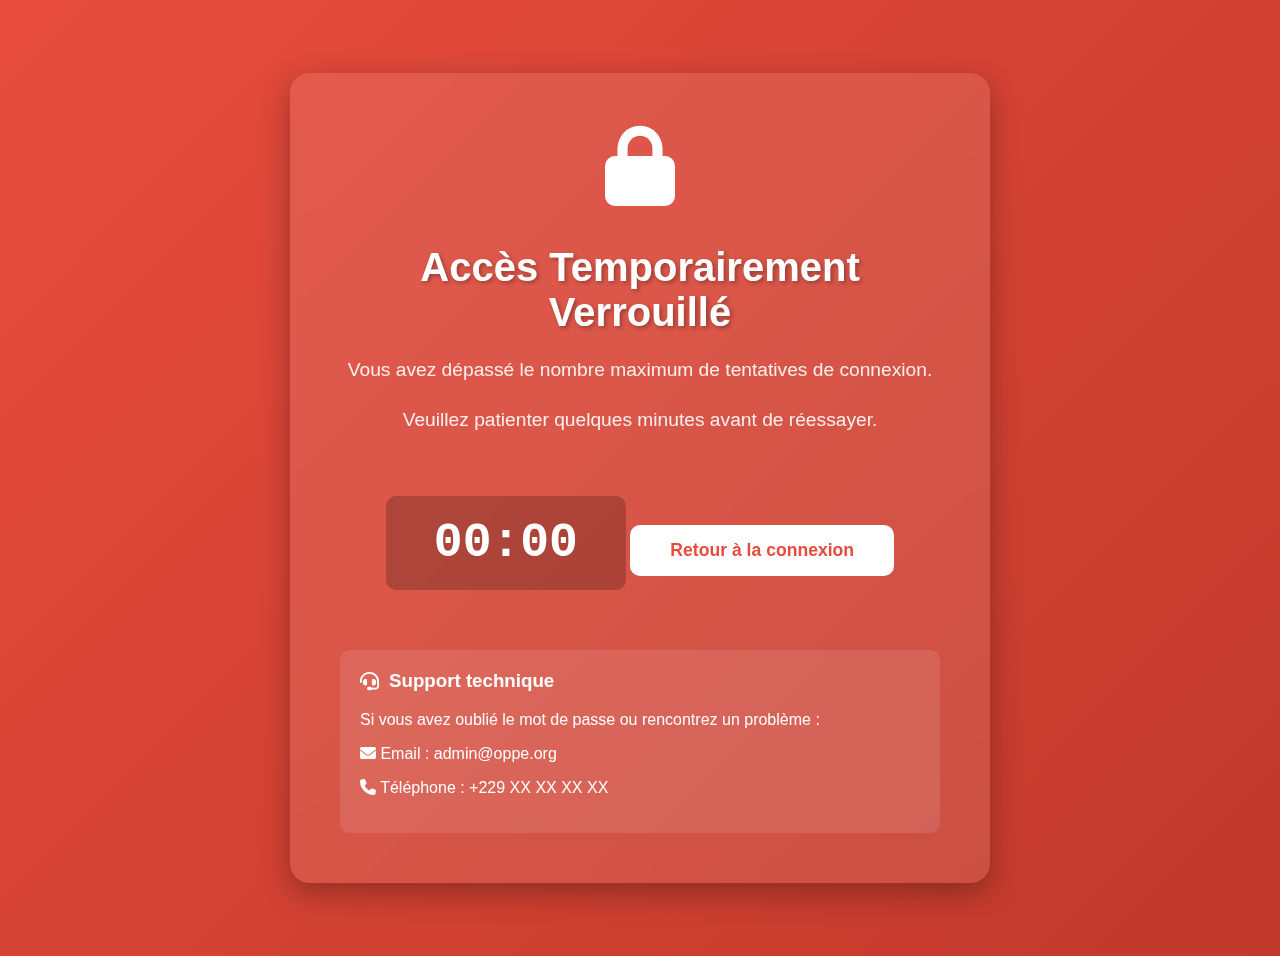
<file: locked.html>
<!DOCTYPE html>
<html lang="fr">
<head>
    <meta charset="UTF-8">
    <meta name="viewport" content="width=device-width, initial-scale=1.0">
    <title>Accès Verrouillé</title>
    <link rel="stylesheet" href="https://cdnjs.cloudflare.com/ajax/libs/font-awesome/6.4.0/css/all.min.css">
    <style>
        body {
            background: linear-gradient(135deg, #e74c3c 0%, #c0392b 100%);
            height: 100vh;
            display: flex;
            justify-content: center;
            align-items: center;
            font-family: 'Segoe UI', Tahoma, Geneva, Verdana, sans-serif;
            color: white;
            text-align: center;
            padding: 20px;
        }
        
        .lock-container {
            background: rgba(255,255,255,0.1);
            padding: 50px;
            border-radius: 20px;
            backdrop-filter: blur(10px);
            max-width: 600px;
            box-shadow: 0 10px 30px rgba(0,0,0,0.3);
        }
        
        .lock-icon {
            font-size: 5em;
            margin-bottom: 30px;
            animation: shake 0.5s ease-in-out infinite alternate;
        }
        
        @keyframes shake {
            from { transform: rotate(-5deg); }
            to { transform: rotate(5deg); }
        }
        
        h1 {
            font-size: 2.5em;
            margin-bottom: 20px;
            text-shadow: 2px 2px 4px rgba(0,0,0,0.3);
        }
        
        .countdown {
            font-size: 3em;
            font-weight: bold;
            margin: 30px 0;
            font-family: 'Courier New', monospace;
            background: rgba(0,0,0,0.2);
            padding: 20px;
            border-radius: 10px;
            display: inline-block;
            min-width: 200px;
        }
        
        .message {
            font-size: 1.2em;
            line-height: 1.6;
            margin-bottom: 30px;
            opacity: 0.9;
        }
        
        .contact-info {
            background: rgba(255,255,255,0.1);
            padding: 20px;
            border-radius: 10px;
            margin-top: 30px;
            text-align: left;
        }
        
        .contact-info h3 {
            margin-top: 0;
            display: flex;
            align-items: center;
            gap: 10px;
        }
        
        .retry-btn {
            background: white;
            color: #e74c3c;
            border: none;
            padding: 15px 40px;
            border-radius: 10px;
            font-size: 1.1em;
            font-weight: bold;
            cursor: pointer;
            margin-top: 20px;
            transition: all 0.3s;
        }
        
        .retry-btn:hover {
            transform: translateY(-2px);
            box-shadow: 0 5px 15px rgba(0,0,0,0.2);
        }
        
        .retry-btn:disabled {
            opacity: 0.5;
            cursor: not-allowed;
        }
        
        @media (max-width: 768px) {
            .lock-container {
                padding: 30px 20px;
            }
            
            h1 {
                font-size: 2em;
            }
            
            .countdown {
                font-size: 2em;
            }
        }
    </style>
</head>
<body>
    <div class="lock-container">
        <div class="lock-icon">
            <i class="fas fa-lock"></i>
        </div>
        
        <h1>Accès Temporairement Verrouillé</h1>
        
        <div class="message">
            <p>Vous avez dépassé le nombre maximum de tentatives de connexion.</p>
            <p>Veuillez patienter quelques minutes avant de réessayer.</p>
        </div>
        
        <div class="countdown" id="countdown">
            15:00
        </div>
        
        <button class="retry-btn" id="retryBtn" disabled>
            <i class="fas fa-redo"></i> Réessayer
        </button>
        
        <div class="contact-info">
            <h3><i class="fas fa-headset"></i> Support technique</h3>
            <p>Si vous avez oublié le mot de passe ou rencontrez un problème :</p>
            <p><i class="fas fa-envelope"></i> Email : admin@oppe.org</p>
            <p><i class="fas fa-phone"></i> Téléphone : +229 XX XX XX XX</p>
        </div>
    </div>

    <script>
        document.addEventListener('DOMContentLoaded', function() {
            const countdownEl = document.getElementById('countdown');
            const retryBtn = document.getElementById('retryBtn');
            const lockUntil = parseInt(localStorage.getItem('lockUntil')) || 0;
            
            function updateCountdown() {
                const now = Date.now();
                const timeLeft = lockUntil - now;
                
                if (timeLeft <= 0) {
                    // Déverrouiller
                    localStorage.removeItem('isLocked');
                    localStorage.removeItem('lockUntil');
                    localStorage.setItem('loginAttempts', '0');
                    
                    countdownEl.textContent = "00:00";
                    retryBtn.textContent = "Retour à la connexion";
                    retryBtn.disabled = false;
                    
                    retryBtn.addEventListener('click', function() {
                        window.location.href = 'login.html';
                    });
                    
                    return;
                }
                
                // Calculer minutes et secondes
                const minutes = Math.floor(timeLeft / (1000 * 60));
                const seconds = Math.floor((timeLeft % (1000 * 60)) / 1000);
                
                // Afficher avec format MM:SS
                countdownEl.textContent = 
                    `${minutes.toString().padStart(2, '0')}:${seconds.toString().padStart(2, '0')}`;
                
                // Mettre à jour toutes les secondes
                setTimeout(updateCountdown, 1000);
            }
            
            updateCountdown();
        });
    </script>
</body>
</html>
</file>
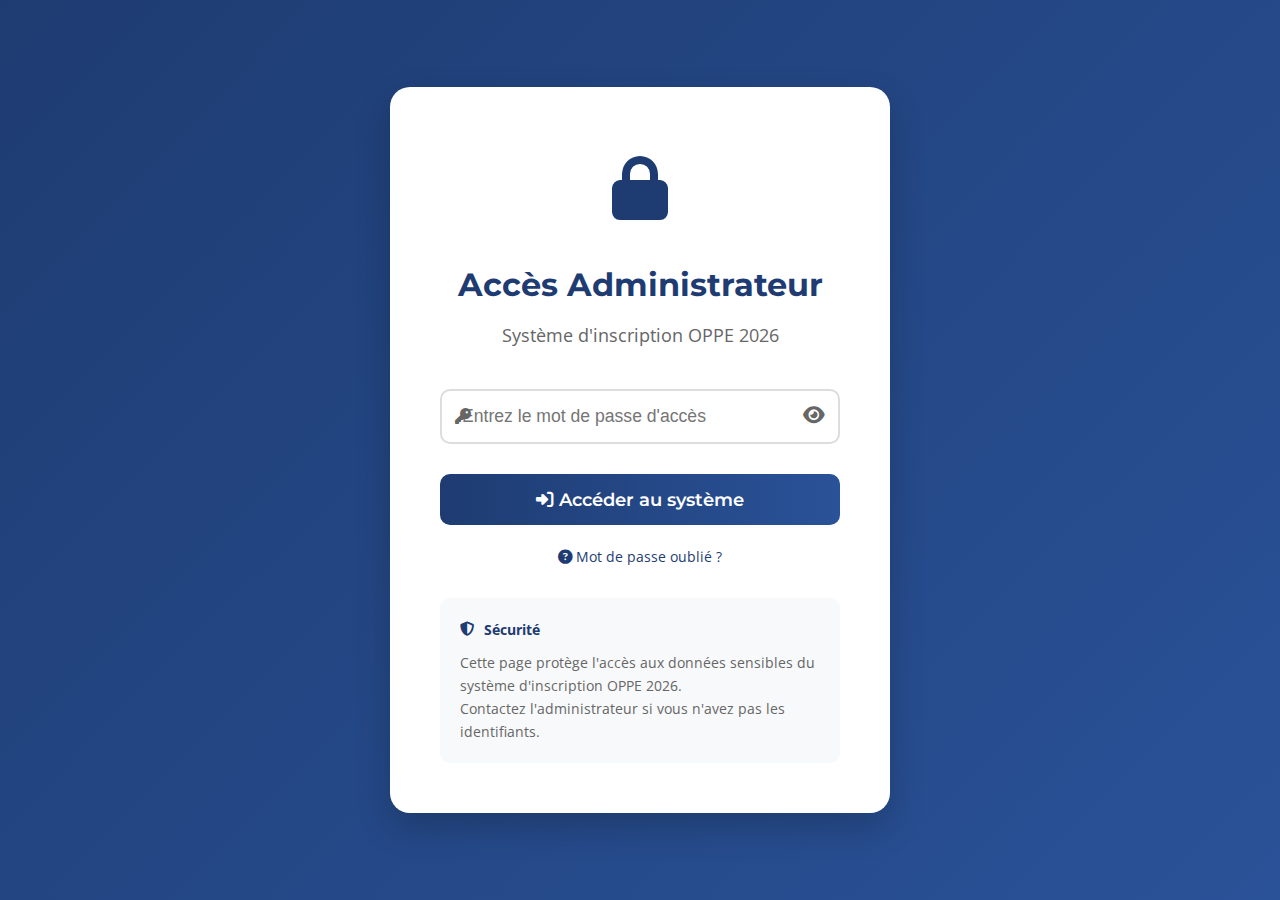
<file: login.html>
<!DOCTYPE html>
<html lang="fr">
<head>
    <meta charset="UTF-8">
    <meta name="viewport" content="width=device-width, initial-scale=1.0">
    <title>Accès OPPE 2026</title>
    <link rel="stylesheet" href="style.css">
    <link rel="stylesheet" href="https://cdnjs.cloudflare.com/ajax/libs/font-awesome/6.4.0/css/all.min.css">
    <link href="https://fonts.googleapis.com/css2?family=Montserrat:wght@400;500;600;700&family=Open+Sans:wght@400;600&display=swap" rel="stylesheet">
    <style>
        body {
            background: linear-gradient(135deg, #1e3c72 0%, #2a5298 100%);
            height: 100vh;
            display: flex;
            justify-content: center;
            align-items: center;
            font-family: 'Open Sans', sans-serif;
        }
        
        .login-container {
            background: white;
            padding: 50px;
            border-radius: 20px;
            box-shadow: 0 15px 35px rgba(0,0,0,0.2);
            text-align: center;
            width: 90%;
            max-width: 500px;
        }
        
        .login-logo {
            font-size: 4em;
            color: #1e3c72;
            margin-bottom: 20px;
        }
        
        .login-title {
            color: #1e3c72;
            margin-bottom: 10px;
            font-family: 'Montserrat', sans-serif;
        }
        
        .login-subtitle {
            color: #666;
            margin-bottom: 40px;
            font-size: 1.1em;
        }
        
        .password-container {
            position: relative;
            margin-bottom: 30px;
        }
        
        .password-container input {
            width: 100%;
            padding: 15px 50px 15px 20px;
            border: 2px solid #ddd;
            border-radius: 10px;
            font-size: 1.1em;
            transition: all 0.3s;
        }
        
        .password-container input:focus {
            border-color: #1e3c72;
            outline: none;
            box-shadow: 0 0 0 3px rgba(30, 60, 114, 0.1);
        }
        
        .toggle-password {
            position: absolute;
            right: 15px;
            top: 50%;
            transform: translateY(-50%);
            background: none;
            border: none;
            color: #666;
            cursor: pointer;
            font-size: 1.2em;
        }
        
        .login-btn {
            background: linear-gradient(to right, #1e3c72, #2a5298);
            color: white;
            border: none;
            padding: 15px 40px;
            border-radius: 10px;
            font-size: 1.1em;
            font-weight: 600;
            cursor: pointer;
            transition: all 0.3s;
            width: 100%;
            font-family: 'Montserrat', sans-serif;
        }
        
        .login-btn:hover {
            transform: translateY(-2px);
            box-shadow: 0 5px 15px rgba(30, 60, 114, 0.3);
        }
        
        .login-btn:disabled {
            opacity: 0.5;
            cursor: not-allowed;
        }
        
        .attempts-warning {
            color: #e74c3c;
            margin-top: 15px;
            font-size: 0.9em;
            display: none;
        }
        
        .security-info {
            margin-top: 30px;
            padding: 20px;
            background: #f8f9fa;
            border-radius: 10px;
            text-align: left;
            font-size: 0.9em;
            color: #666;
        }
        
        .security-info h4 {
            color: #1e3c72;
            margin-bottom: 10px;
            display: flex;
            align-items: center;
            gap: 10px;
        }
        
        .forgot-password {
            margin-top: 20px;
            color: #666;
            font-size: 0.9em;
        }
        
        .forgot-password a {
            color: #1e3c72;
            text-decoration: none;
        }
        
        .lock-icon {
            position: absolute;
            left: 15px;
            top: 50%;
            transform: translateY(-50%);
            color: #666;
        }
        
        @media (max-width: 768px) {
            .login-container {
                padding: 30px 20px;
                margin: 20px;
            }
        }
    </style>
</head>
<body>
    <div class="login-container">
        <div class="login-logo">
            <i class="fas fa-lock"></i>
        </div>
        
        <h1 class="login-title">Accès Administrateur</h1>
        <p class="login-subtitle">Système d'inscription OPPE 2026</p>
        
        <div class="password-container">
            <i class="fas fa-key lock-icon"></i>
            <input type="password" id="password" placeholder="Entrez le mot de passe d'accès" autocomplete="off">
            <button type="button" class="toggle-password" id="togglePassword">
                <i class="fas fa-eye"></i>
            </button>
        </div>
        
        <div class="attempts-warning" id="attemptsWarning">
            <i class="fas fa-exclamation-triangle"></i> Tentatives restantes: <span id="attemptsCount">3</span>
        </div>
        
        <button id="loginBtn" class="login-btn">
            <i class="fas fa-sign-in-alt"></i> Accéder au système
        </button>
        
        <div class="forgot-password">
            <a href="#" id="forgotLink"><i class="fas fa-question-circle"></i> Mot de passe oublié ?</a>
        </div>
        
        <div class="security-info">
            <h4><i class="fas fa-shield-alt"></i> Sécurité</h4>
            <p>Cette page protège l'accès aux données sensibles du système d'inscription OPPE 2026.</p>
            <p>Contactez l'administrateur si vous n'avez pas les identifiants.</p>
        </div>
    </div>

    <script>
        // Mot de passe par défaut (à changer en production)
        const CORRECT_PASSWORD = "OPPE2026";
        const MAX_ATTEMPTS = 3;
        
        let attempts = parseInt(localStorage.getItem('loginAttempts')) || 0;
        let isLocked = localStorage.getItem('isLocked') === 'true';
        let lockUntil = parseInt(localStorage.getItem('lockUntil')) || 0;
        
        document.addEventListener('DOMContentLoaded', function() {
            const passwordInput = document.getElementById('password');
            const loginBtn = document.getElementById('loginBtn');
            const toggleBtn = document.getElementById('togglePassword');
            const attemptsWarning = document.getElementById('attemptsWarning');
            const attemptsCount = document.getElementById('attemptsCount');
            const forgotLink = document.getElementById('forgotLink');
            
            // Vérifier si le système est verrouillé
            checkLockStatus();
            
            // Afficher les tentatives restantes
            attemptsCount.textContent = MAX_ATTEMPTS - attempts;
            if (attempts > 0) {
                attemptsWarning.style.display = 'block';
            }
            
            // Basculer visibilité mot de passe
            toggleBtn.addEventListener('click', function() {
                const type = passwordInput.getAttribute('type') === 'password' ? 'text' : 'password';
                passwordInput.setAttribute('type', type);
                this.innerHTML = type === 'password' ? '<i class="fas fa-eye"></i>' : '<i class="fas fa-eye-slash"></i>';
            });
            
            // Tentative de connexion
            loginBtn.addEventListener('click', function() {
                const enteredPassword = passwordInput.value.trim();
                
                if (!enteredPassword) {
                    alert('Veuillez entrer le mot de passe');
                    return;
                }
                
                if (enteredPassword === CORRECT_PASSWORD) {
                    // Connexion réussie
                    localStorage.setItem('isAuthenticated', 'true');
                    localStorage.setItem('loginAttempts', '0');
                    window.location.href = 'index.html';
                } else {
                    // Mot de passe incorrect
                    attempts++;
                    localStorage.setItem('loginAttempts', attempts.toString());
                    
                    if (attempts >= MAX_ATTEMPTS) {
                        // Verrouiller l'accès
                        lockAccount();
                        attemptsWarning.innerHTML = '<i class="fas fa-ban"></i> Accès verrouillé pendant 15 minutes';
                        loginBtn.disabled = true;
                        passwordInput.disabled = true;
                    } else {
                        attemptsCount.textContent = MAX_ATTEMPTS - attempts;
                        attemptsWarning.style.display = 'block';
                        alert(`Mot de passe incorrect. Tentatives restantes: ${MAX_ATTEMPTS - attempts}`);
                    }
                }
            });
            
            // Entrée pour valider
            passwordInput.addEventListener('keypress', function(e) {
                if (e.key === 'Enter') {
                    loginBtn.click();
                }
            });
            
            // Mot de passe oublié
            forgotLink.addEventListener('click', function(e) {
                e.preventDefault();
                const adminEmail = "admin@oppe.org";
                const adminPhone = "+229 XX XX XX XX";
                alert(`Contactez l'administrateur:\n📧 ${adminEmail}\n📞 ${adminPhone}`);
            });
        });
        
        function checkLockStatus() {
            const now = Date.now();
            
            if (isLocked && now < lockUntil) {
                // Calculer le temps restant
                const minutesLeft = Math.ceil((lockUntil - now) / (1000 * 60));
                alert(`Accès verrouillé. Réessayez dans ${minutesLeft} minute(s).`);
                window.location.href = 'locked.html';
                return true;
            } else if (isLocked && now >= lockUntil) {
                // Déverrouiller
                localStorage.removeItem('isLocked');
                localStorage.removeItem('lockUntil');
                localStorage.setItem('loginAttempts', '0');
                isLocked = false;
                attempts = 0;
            }
            
            return false;
        }
        
        function lockAccount() {
            const lockTime = 15 * 60 * 1000; // 15 minutes en millisecondes
            const lockUntilTime = Date.now() + lockTime;
            
            localStorage.setItem('isLocked', 'true');
            localStorage.setItem('lockUntil', lockUntilTime.toString());
            
            // Rediriger vers page de verrouillage
            window.location.href = 'locked.html';
        }
    </script>
</body>
</html>
</file>
<file: style.css>
/* Reset et base */
* {
    margin: 0;
    padding: 0;
    box-sizing: border-box;
}

body {
    font-family: 'Open Sans', sans-serif;
    background: linear-gradient(135deg, #f8f9fa 0%, #e9ecef 100%);
    color: #333;
    line-height: 1.6;
    min-height: 100vh;
}

.container {
    max-width: 1400px;
    margin: 0 auto;
    padding: 20px;
}

/* Header OPPE */
.header {
    background: linear-gradient(135deg, #1e3c72 0%, #2a5298 100%);
    color: white;
    padding: 30px;
    border-radius: 15px;
    margin-bottom: 30px;
    box-shadow: 0 5px 15px rgba(0,0,0,0.1);
}

.logo-section {
    display: flex;
    align-items: center;
    justify-content: space-between;
    gap: 20px;
    margin-bottom: 20px;
}

.oppe-logo {
    font-size: 3em;
    background: rgba(255,255,255,0.1);
    width: 80px;
    height: 80px;
    border-radius: 50%;
    display: flex;
    align-items: center;
    justify-content: center;
}

.header-text {
    flex: 1;
}

.header-text h1 {
    font-family: 'Montserrat', sans-serif;
    font-size: 3em;
    margin-bottom: 5px;
    color: #FFD700;
}

.header-text h2 {
    font-size: 1.8em;
    opacity: 0.9;
    font-weight: 400;
}

.logout-btn button {
    background: rgba(255,255,255,0.1);
    border: 2px solid rgba(255,255,255,0.3);
    color: white;
    width: 50px;
    height: 50px;
    border-radius: 50%;
    cursor: pointer;
    font-size: 1.2em;
    transition: all 0.3s;
}

.logout-btn button:hover {
    background: rgba(255,255,255,0.2);
    transform: rotate(90deg);
}

.verse {
    text-align: center;
    font-style: italic;
    padding-top: 20px;
    border-top: 1px solid rgba(255,255,255,0.2);
}

.verse span {
    display: block;
    font-size: 0.9em;
    margin-top: 5px;
    opacity: 0.8;
}

/* Navigation */
.nav-tabs {
    display: flex;
    background: white;
    border-radius: 10px;
    margin-bottom: 30px;
    overflow: hidden;
    box-shadow: 0 3px 10px rgba(0,0,0,0.1);
    flex-wrap: wrap;
}

.tab-btn {
    flex: 1;
    padding: 20px 15px;
    border: none;
    background: transparent;
    font-family: 'Montserrat', sans-serif;
    font-weight: 600;
    font-size: 0.9em;
    cursor: pointer;
    transition: all 0.3s ease;
    color: #666;
    min-width: 120px;
}

.tab-btn:hover {
    background: #f8f9fa;
    color: #1e3c72;
}

.tab-btn.active {
    background: #1e3c72;
    color: white;
}

.tab-btn i {
    margin-right: 8px;
}

/* Sections */
.tab-content {
    display: none;
    background: white;
    border-radius: 15px;
    padding: 30px;
    margin-bottom: 30px;
    box-shadow: 0 5px 15px rgba(0,0,0,0.08);
}

.tab-content.active {
    display: block;
    animation: fadeIn 0.5s ease;
}

@keyframes fadeIn {
    from { opacity: 0; transform: translateY(10px); }
    to { opacity: 1; transform: translateY(0); }
}

.section-header {
    margin-bottom: 30px;
    padding-bottom: 20px;
    border-bottom: 2px solid #f0f0f0;
}

.section-header h2 {
    font-family: 'Montserrat', sans-serif;
    color: #1e3c72;
    margin-bottom: 10px;
    display: flex;
    align-items: center;
    gap: 10px;
}

.section-header p {
    color: #666;
}

/* Formulaires */
.form-grid {
    display: grid;
    grid-template-columns: repeat(auto-fit, minmax(250px, 1fr));
    gap: 20px;
    margin-bottom: 30px;
}

.form-group {
    margin-bottom: 20px;
}

.form-group label {
    display: block;
    margin-bottom: 8px;
    font-weight: 600;
    color: #444;
    display: flex;
    align-items: center;
    gap: 8px;
}

.form-group input,
.form-group select,
.form-group textarea {
    width: 100%;
    padding: 12px 15px;
    border: 2px solid #ddd;
    border-radius: 8px;
    font-size: 1em;
    transition: border-color 0.3s;
    font-family: 'Open Sans', sans-serif;
}

.form-group input:focus,
.form-group select:focus,
.form-group textarea:focus {
    border-color: #1e3c72;
    outline: none;
    box-shadow: 0 0 0 3px rgba(30, 60, 114, 0.1);
}

.age-category {
    margin-top: 5px;
    font-size: 0.9em;
    color: #666;
}

/* Radio groups */
.radio-group {
    display: flex;
    gap: 15px;
    margin-top: 5px;
}

.radio-option {
    flex: 1;
}

.radio-option input {
    display: none;
}

.radio-custom {
    display: flex;
    flex-direction: column;
    align-items: center;
    justify-content: center;
    padding: 15px;
    border: 2px solid #ddd;
    border-radius: 8px;
    cursor: pointer;
    transition: all 0.3s ease;
    text-align: center;
    gap: 8px;
}

.radio-option input:checked + .radio-custom {
    border-color: #1e3c72;
    background: rgba(30, 60, 114, 0.1);
    color: #1e3c72;
}

.radio-custom i {
    font-size: 1.5em;
}

/* Section inscripteur */
.inscripteur-section {
    background: #f8f9fa;
    padding: 25px;
    border-radius: 10px;
    margin-bottom: 30px;
}

.inscripteur-section h3 {
    margin-bottom: 20px;
    color: #1e3c72;
    display: flex;
    align-items: center;
    gap: 10px;
}

.inscripteur-search {
    display: flex;
    gap: 10px;
    margin-bottom: 20px;
}

.inscripteur-search input {
    flex: 1;
    padding: 12px 15px;
    border: 2px solid #ddd;
    border-radius: 8px;
}

.inscripteur-list {
    display: grid;
    grid-template-columns: repeat(auto-fill, minmax(200px, 1fr));
    gap: 15px;
    margin-bottom: 20px;
    max-height: 200px;
    overflow-y: auto;
    padding: 10px;
    background: white;
    border-radius: 8px;
    border: 2px solid #ddd;
}

.inscripteur-item {
    padding: 15px;
    border: 2px solid #e0e0e0;
    border-radius: 8px;
    cursor: pointer;
    transition: all 0.3s ease;
}

.inscripteur-item:hover {
    border-color: #1e3c72;
    background: rgba(30, 60, 114, 0.05);
}

.inscripteur-item.active {
    border-color: #1e3c72;
    background: rgba(30, 60, 114, 0.1);
}

.inscripteur-item h4 {
    margin: 0 0 5px 0;
    color: #1e3c72;
}

.inscripteur-item p {
    margin: 0;
    font-size: 0.9em;
    color: #666;
}

.inscripteur-custom {
    display: flex;
    flex-direction: column;
    gap: 10px;
    margin-bottom: 20px;
}

.inscripteur-custom label {
    display: flex;
    align-items: center;
    gap: 10px;
    cursor: pointer;
}

/* Section paiement */
.payment-section {
    background: #f8f9fa;
    padding: 25px;
    border-radius: 10px;
    margin-bottom: 30px;
}

.payment-section h3 {
    margin-bottom: 20px;
    color: #1e3c72;
    display: flex;
    align-items: center;
    gap: 10px;
}

.payment-options {
    display: grid;
    grid-template-columns: repeat(auto-fit, minmax(150px, 1fr));
    gap: 15px;
}

.payment-option input {
    display: none;
}

.payment-card {
    background: white;
    padding: 20px;
    border: 2px solid #ddd;
    border-radius: 8px;
    text-align: center;
    cursor: pointer;
    transition: all 0.3s ease;
}

.payment-option input:checked + .payment-card {
    border-color: #27ae60;
    background: rgba(39, 174, 96, 0.1);
}

.amount {
    font-size: 1.8em;
    font-weight: bold;
    color: #1e3c72;
    margin-bottom: 5px;
}

.description {
    font-size: 0.9em;
    color: #666;
}

/* Boutons */
.btn {
    padding: 12px 25px;
    border: none;
    border-radius: 8px;
    font-family: 'Montserrat', sans-serif;
    font-weight: 600;
    font-size: 1em;
    cursor: pointer;
    transition: all 0.3s ease;
    display: inline-flex;
    align-items: center;
    justify-content: center;
    gap: 10px;
}

.btn-primary {
    background: linear-gradient(to right, #1e3c72, #2a5298);
    color: white;
}

.btn-primary:hover {
    transform: translateY(-2px);
    box-shadow: 0 5px 15px rgba(30, 60, 114, 0.3);
}

.btn-secondary {
    background: #95a5a6;
    color: white;
}

.btn-danger {
    background: #e74c3c;
    color: white;
}

.btn-excel {
    background: linear-gradient(to right, #1d6f42, #2ecc71);
    color: white;
}

.btn-excel:hover {
    background: linear-gradient(to right, #166534, #27ae60);
    transform: translateY(-2px);
    box-shadow: 0 5px 15px rgba(39, 174, 96, 0.3);
}

.btn-small {
    padding: 8px 15px;
    font-size: 0.9em;
}

.btn-secondary:hover, .btn-danger:hover {
    opacity: 0.9;
    transform: translateY(-2px);
}

/* Table */
.table-container {
    overflow-x: auto;
    margin-bottom: 30px;
    border-radius: 8px;
    border: 1px solid #eee;
    max-height: 500px;
    overflow-y: auto;
}

table {
    width: 100%;
    border-collapse: collapse;
    background: white;
}

th {
    background: #1e3c72;
    color: white;
    padding: 15px;
    text-align: left;
    font-weight: 600;
    position: sticky;
    top: 0;
}

td {
    padding: 15px;
    border-bottom: 1px solid #eee;
}

tr:hover {
    background: #f8f9fa;
}

.montant-badge {
    background: #e8f4ff;
    color: #1e3c72;
    padding: 5px 10px;
    border-radius: 20px;
    font-weight: bold;
    font-size: 0.9em;
}

.inscripteur-badge {
    background: #fff3cd;
    color: #856404;
    padding: 5px 10px;
    border-radius: 20px;
    font-size: 0.85em;
}

.status-success {
    color: #27ae60;
    font-weight: bold;
}

.status-pending {
    color: #e74c3c;
    font-weight: bold;
}

.status-active {
    color: #27ae60;
    font-weight: bold;
}

.status-inactive {
    color: #95a5a6;
    font-weight: bold;
}

/* Summary cards */
.summary {
    display: grid;
    grid-template-columns: repeat(auto-fit, minmax(200px, 1fr));
    gap: 20px;
    margin-top: 30px;
}

.summary-card {
    background: white;
    padding: 25px;
    border-radius: 10px;
    text-align: center;
    box-shadow: 0 3px 10px rgba(0,0,0,0.05);
    border-top: 4px solid #1e3c72;
}

.summary-card h3 {
    margin-bottom: 15px;
    color: #1e3c72;
    font-size: 1em;
    display: flex;
    align-items: center;
    justify-content: center;
    gap: 10px;
}

.count {
    font-size: 2.5em;
    font-weight: bold;
    color: #1e3c72;
}

/* Section T-shirt */
.tshirt-section {
    background: #f8f9fa;
    padding: 25px;
    border-radius: 10px;
    margin: 30px 0;
}

.checkbox-large input {
    display: none;
}

.checkbox-custom {
    display: flex;
    align-items: center;
    gap: 15px;
    padding: 20px;
    background: white;
    border: 2px solid #ddd;
    border-radius: 8px;
    cursor: pointer;
    transition: all 0.3s ease;
    font-weight: 600;
    font-size: 1.1em;
}

.checkbox-large input:checked + .checkbox-custom {
    border-color: #27ae60;
    background: rgba(39, 174, 96, 0.1);
}

.checkbox-custom i {
    font-size: 1.3em;
    color: #27ae60;
}

/* Statistiques */
.stats-grid {
    display: grid;
    grid-template-columns: repeat(auto-fit, minmax(300px, 1fr));
    gap: 30px;
    margin-bottom: 40px;
}

.stats-card {
    background: white;
    padding: 25px;
    border-radius: 10px;
    box-shadow: 0 3px 15px rgba(0,0,0,0.05);
}

.chart-container {
    position: relative;
    height: 250px;
    margin-top: 20px;
}

.stats-details {
    background: white;
    padding: 25px;
    border-radius: 10px;
    box-shadow: 0 3px 15px rgba(0,0,0,0.05);
}

.stat-detail {
    margin-bottom: 15px;
}

.stat-detail h4 {
    color: #1e3c72;
    margin-bottom: 8px;
    border-bottom: 2px solid #f0f0f0;
    padding-bottom: 5px;
}

.stat-detail p {
    margin: 5px 0;
    display: flex;
    justify-content: space-between;
}

/* Section Personnel */
.personnel-section {
    display: grid;
    grid-template-columns: 1fr 2fr;
    gap: 30px;
}

.personnel-form {
    background: #f8f9fa;
    padding: 25px;
    border-radius: 10px;
}

.personnel-list-section {
    background: white;
    padding: 25px;
    border-radius: 10px;
    box-shadow: 0 3px 15px rgba(0,0,0,0.05);
}

.personnel-summary {
    display: grid;
    grid-template-columns: repeat(auto-fit, minmax(200px, 1fr));
    gap: 20px;
    margin-top: 30px;
}

/* Section Base de données */
.database-section {
    display: grid;
    grid-template-columns: repeat(auto-fit, minmax(300px, 1fr));
    gap: 30px;
    margin-bottom: 40px;
}

.database-card {
    background: white;
    padding: 25px;
    border-radius: 10px;
    box-shadow: 0 3px 15px rgba(0,0,0,0.05);
    border-top: 4px solid #1e3c72;
}

.database-card h3 {
    color: #1e3c72;
    margin-bottom: 15px;
    display: flex;
    align-items: center;
    gap: 10px;
}

.database-card p {
    color: #666;
    margin-bottom: 20px;
    line-height: 1.6;
}

.export-options {
    display: flex;
    gap: 10px;
    flex-wrap: wrap;
}

.database-info {
    background: white;
    padding: 25px;
    border-radius: 10px;
    box-shadow: 0 3px 15px rgba(0,0,0,0.05);
    margin-top: 30px;
}

.database-info h4 {
    color: #1e3c72;
    margin-bottom: 20px;
    display: flex;
    align-items: center;
    gap: 10px;
}

.info-grid {
    display: grid;
    grid-template-columns: repeat(auto-fit, minmax(200px, 1fr));
    gap: 15px;
}

.info-item {
    padding: 10px;
    background: #f8f9fa;
    border-radius: 5px;
}

/* Footer */
.footer {
    background: #1e3c72;
    color: white;
    padding: 40px 0 20px;
    border-radius: 15px;
    margin-top: 40px;
}

.footer-content {
    display: grid;
    grid-template-columns: repeat(auto-fit, minmax(250px, 1fr));
    gap: 30px;
    padding: 0 40px;
}

.footer-section h4 {
    margin-bottom: 15px;
    display: flex;
    align-items: center;
    gap: 10px;
}

.footer-bottom {
    text-align: center;
    margin-top: 30px;
    padding-top: 20px;
    border-top: 1px solid rgba(255,255,255,0.1);
    color: rgba(255,255,255,0.7);
    font-size: 0.9em;
}

/* Modal */
.modal {
    display: none;
    position: fixed;
    z-index: 1000;
    left: 0;
    top: 0;
    width: 100%;
    height: 100%;
    background: rgba(0,0,0,0.5);
    animation: fadeIn 0.3s ease;
}

.modal-content {
    background: white;
    margin: 5% auto;
    width: 90%;
    max-width: 600px;
    border-radius: 15px;
    overflow: hidden;
    animation: slideIn 0.3s ease;
}

@keyframes slideIn {
    from { transform: translateY(-50px); opacity: 0; }
    to { transform: translateY(0); opacity: 1; }
}

.modal-header {
    background: linear-gradient(to right, #1e3c72, #2a5298);
    color: white;
    padding: 20px;
    display: flex;
    justify-content: space-between;
    align-items: center;
}

.close, .close-password, .close-edit-personnel {
    font-size: 1.5em;
    cursor: pointer;
}

.modal-body {
    padding: 30px;
}

.success-icon {
    font-size: 4em;
    color: #27ae60;
    margin-bottom: 20px;
    text-align: center;
}

.recap {
    background: #f8f9fa;
    padding: 20px;
    border-radius: 8px;
    margin: 20px 0;
}

.modal-actions {
    display: flex;
    gap: 15px;
    justify-content: center;
    margin-top: 30px;
}

.form-control {
    width: 100%;
    padding: 12px;
    border: 2px solid #ddd;
    border-radius: 8px;
    margin-bottom: 15px;
}

/* Controls */
.controls {
    display: flex;
    gap: 15px;
    margin-top: 20px;
    align-items: center;
}

#searchInput, #filterInscripteur, #searchPersonnel {
    flex: 1;
    padding: 12px 15px;
    border: 2px solid #ddd;
    border-radius: 8px;
    font-size: 1em;
    max-width: 300px;
}

.search-box {
    display: flex;
    gap: 10px;
    margin-top: 15px;
}

.search-box input {
    flex: 1;
    padding: 12px 15px;
    border: 2px solid #ddd;
    border-radius: 8px;
}

.form-actions {
    display: flex;
    gap: 15px;
    margin-top: 30px;
}

/* Actions buttons */
.actions-buttons {
    display: flex;
    gap: 5px;
}

.action-btn {
    background: none;
    border: none;
    cursor: pointer;
    font-size: 1.2em;
    padding: 5px;
    border-radius: 4px;
    transition: all 0.3s;
}

.action-btn.edit {
    color: #3498db;
}

.action-btn.delete {
    color: #e74c3c;
}

.action-btn.edit:hover {
    background: rgba(52, 152, 219, 0.1);
}

.action-btn.delete:hover {
    background: rgba(231, 76, 60, 0.1);
}

/* Responsive */
@media (max-width: 1024px) {
    .personnel-section {
        grid-template-columns: 1fr;
    }
}

@media (max-width: 768px) {
    .nav-tabs {
        flex-direction: column;
    }
    
    .form-grid {
        grid-template-columns: 1fr;
    }
    
    .payment-options {
        grid-template-columns: repeat(2, 1fr);
    }
    
    .stats-grid, .database-section {
        grid-template-columns: 1fr;
    }
    
    .modal-content {
        width: 95%;
        margin: 10% auto;
    }
    
    .controls, .export-options, .form-actions {
        flex-direction: column;
    }
    
    .btn {
        width: 100%;
    }
    
    .logo-section {
        flex-direction: column;
        text-align: center;
        gap: 15px;
    }
    
    .logout-btn {
        position: absolute;
        top: 20px;
        right: 20px;
    }
    
    .inscripteur-list {
        grid-template-columns: 1fr;
    }
    
    .personnel-summary {
        grid-template-columns: repeat(2, 1fr);
    }
}

@media (max-width: 480px) {
    .personnel-summary {
        grid-template-columns: 1fr;
    }
    
    .summary {
        grid-template-columns: 1fr;
    }
}
</file>
